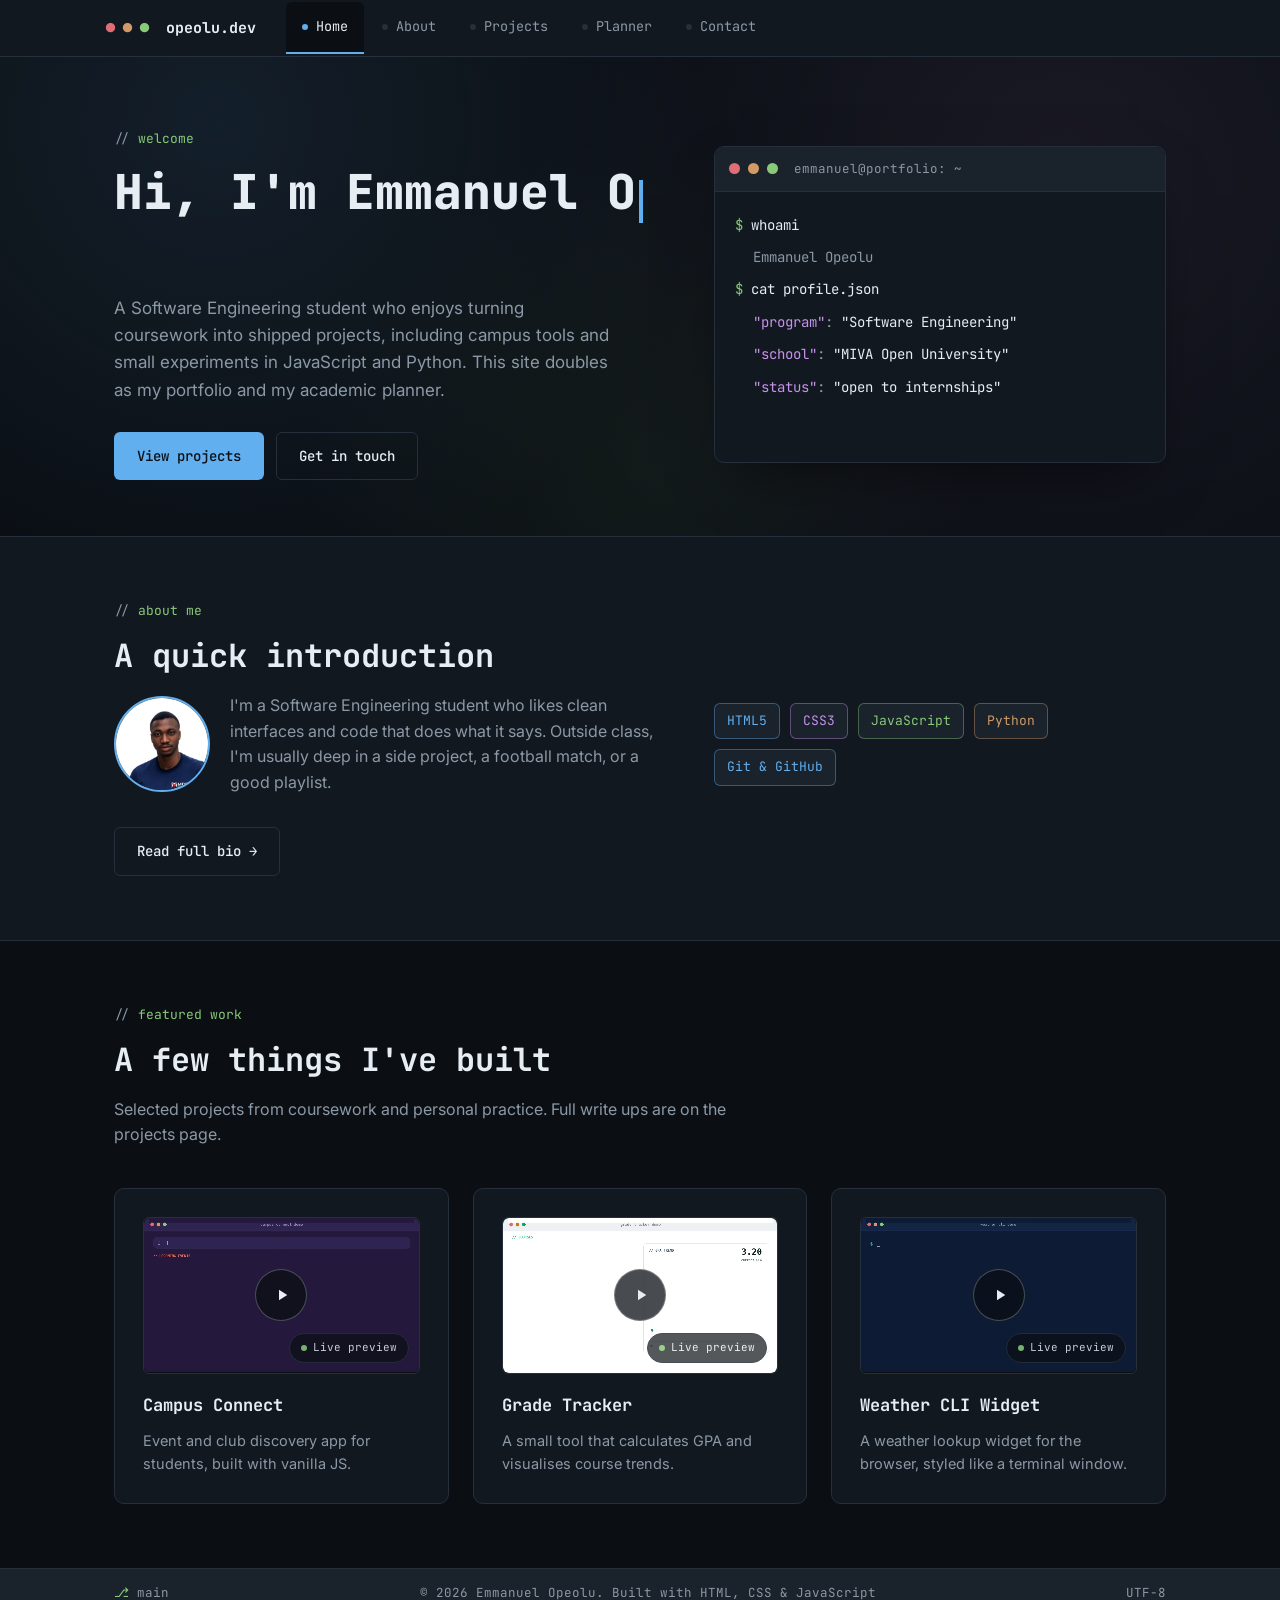
<file: index.html>
<!DOCTYPE html>
<html lang="en">
<head>
<meta charset="UTF-8">
<meta name="viewport" content="width=device-width, initial-scale=1.0">
<title>Emmanuel Opeolu | Software Engineering Student</title>
<meta name="description" content="Portfolio and academic management site for Emmanuel Opeolu, Software Engineering student.">
<link rel="stylesheet" href="css/style.css">
</head>
<body>

<header class="site-header">
  <nav class="tab-bar" aria-label="Primary navigation">
    <div class="brand"><span class="dot-red">●</span><span class="dot-yellow">●</span><span class="dot-green">●</span>&nbsp;opeolu.dev</div>
    <button class="nav-toggle" aria-label="Toggle menu" aria-expanded="false">☰ menu</button>
    <ul class="nav-tabs">
      <li><a href="index.html" class="active"><span class="tab-dot"></span>Home</a></li>
      <li><a href="about.html"><span class="tab-dot"></span>About</a></li>
      <li><a href="projects.html"><span class="tab-dot"></span>Projects</a></li>
      <li><a href="planner.html"><span class="tab-dot"></span>Planner</a></li>
      <li><a href="contact.html"><span class="tab-dot"></span>Contact</a></li>
    </ul>
  </nav>
</header>

<main>
  <section class="hero">
    <div class="parallax-bg" aria-hidden="true"></div>
    <div class="container hero-grid">
      <div class="reveal-up">
        <p class="eyebrow">welcome</p>
        <h1 id="heroTitle">Hi, I'm Emmanuel Opeolu.<br>I build things <span class="accent-fill">for the web.</span></h1>
        <p class="lead">A Software Engineering student who enjoys turning coursework into shipped projects, including campus tools and small experiments in JavaScript and Python. This site doubles as my portfolio and my academic planner.</p>
        <div class="hero-actions">
          <a href="projects.html" class="btn btn-primary">View projects</a>
          <a href="contact.html" class="btn btn-ghost">Get in touch</a>
        </div>
      </div>

      <div class="terminal reveal-up delay-1">
        <div class="terminal-bar">
          <span class="dot red"></span><span class="dot yellow"></span><span class="dot green"></span>
          <span class="terminal-title">emmanuel@portfolio: ~</span>
        </div>
        <div class="terminal-body">
          <div class="line reveal"><span class="prompt">$</span> <span class="cmd">whoami</span></div>
          <div class="line reveal out">Emmanuel Opeolu</div>
          <div class="line reveal"><span class="prompt">$</span> <span class="cmd">cat profile.json</span></div>
          <div class="line reveal out"><span class="key">"program"</span>: <span class="val">"Software Engineering"</span></div>
          <div class="line reveal out"><span class="key">"school"</span>: <span class="val">"MIVA Open University"</span></div>
          <div class="line reveal out"><span class="key">"status"</span>: <span class="val">"open to internships"</span></div>
          <div class="line reveal"><span class="prompt">$</span> <span class="cursor"></span></div>
        </div>
      </div>
    </div>
  </section>

  <section class="alt">
    <div class="container reveal-up">
      <p class="section-label">about me</p>
      <h2 class="section-title">A quick introduction</h2>
      <div class="hero-grid" style="align-items:center;">
        <div style="display:flex; gap:20px; align-items:center;">
          <div class="avatar-frame">
            <img src="images/profile-photo.jpg" alt="Photo of Emmanuel Opeolu">
          </div>
          <div>
            <p style="color:var(--text-dim); max-width:44ch;">I'm a Software Engineering student who likes clean interfaces and code that does what it says. Outside class, I'm usually deep in a side project, a football match, or a good playlist.</p>
          </div>
        </div>
        <div class="chip-row">
          <span class="chip blue">HTML5</span>
          <span class="chip purple">CSS3</span>
          <span class="chip green">JavaScript</span>
          <span class="chip amber">Python</span>
          <span class="chip blue">Git &amp; GitHub</span>
        </div>
      </div>
      <div style="margin-top:32px;">
        <a href="about.html" class="btn btn-ghost">Read full bio →</a>
      </div>
    </div>
  </section>

  <section>
    <div class="container">
      <div class="reveal-up">
        <p class="section-label">featured work</p>
        <h2 class="section-title">A few things I've built</h2>
        <p class="section-intro">Selected projects from coursework and personal practice. Full write ups are on the projects page.</p>
      </div>
      <div class="grid grid-3">
        <div class="card reveal-up accent-coral">
          <div class="media-wrap">
            <video class="project-media" autoplay muted loop playsinline preload="auto" poster="images/campus-connect-poster.jpg" aria-label="Preview of the Campus Connect app">
              <source src="images/campus-connect-demo.webm" type="video/webm">
            <source src="images/campus-connect-demo.mp4" type="video/mp4">
            </video>
            <button type="button" class="preview-play-btn" aria-label="Play preview">
              <svg viewBox="0 0 24 24" width="18" height="18" fill="currentColor"><path d="M8 5v14l11-7z"/></svg>
            </button>
            <span class="preview-hint">Live preview</span>
          </div>
          <h3>Campus Connect</h3>
          <p>Event and club discovery app for students, built with vanilla JS.</p>
        </div>
        <div class="card reveal-up delay-1 accent-emerald">
          <div class="media-wrap">
            <video class="project-media" autoplay muted loop playsinline preload="auto" poster="images/grade-tracker-poster.jpg" aria-label="Preview of the Grade Tracker app">
              <source src="images/grade-tracker-demo.webm" type="video/webm">
            <source src="images/grade-tracker-demo.mp4" type="video/mp4">
            </video>
            <button type="button" class="preview-play-btn" aria-label="Play preview">
              <svg viewBox="0 0 24 24" width="18" height="18" fill="currentColor"><path d="M8 5v14l11-7z"/></svg>
            </button>
            <span class="preview-hint">Live preview</span>
          </div>
          <h3>Grade Tracker</h3>
          <p>A small tool that calculates GPA and visualises course trends.</p>
        </div>
        <div class="card reveal-up delay-2 accent-sky">
          <div class="media-wrap">
            <video class="project-media" autoplay muted loop playsinline preload="auto" poster="images/weather-cli-poster.jpg" aria-label="Preview of the Weather CLI widget">
              <source src="images/weather-cli-demo.webm" type="video/webm">
            <source src="images/weather-cli-demo.mp4" type="video/mp4">
            </video>
            <button type="button" class="preview-play-btn" aria-label="Play preview">
              <svg viewBox="0 0 24 24" width="18" height="18" fill="currentColor"><path d="M8 5v14l11-7z"/></svg>
            </button>
            <span class="preview-hint">Live preview</span>
          </div>
          <h3>Weather CLI Widget</h3>
          <p>A weather lookup widget for the browser, styled like a terminal window.</p>
        </div>
      </div>
    </div>
  </section>
</main>

<footer class="site-footer">
  <div class="container status-bar">
    <span class="branch">main</span>
    <span>© 2026 Emmanuel Opeolu. Built with HTML, CSS &amp; JavaScript</span>
    <span>UTF-8</span>
  </div>
</footer>

<script src="js/main.js"></script>
</body>
</html>
</file>
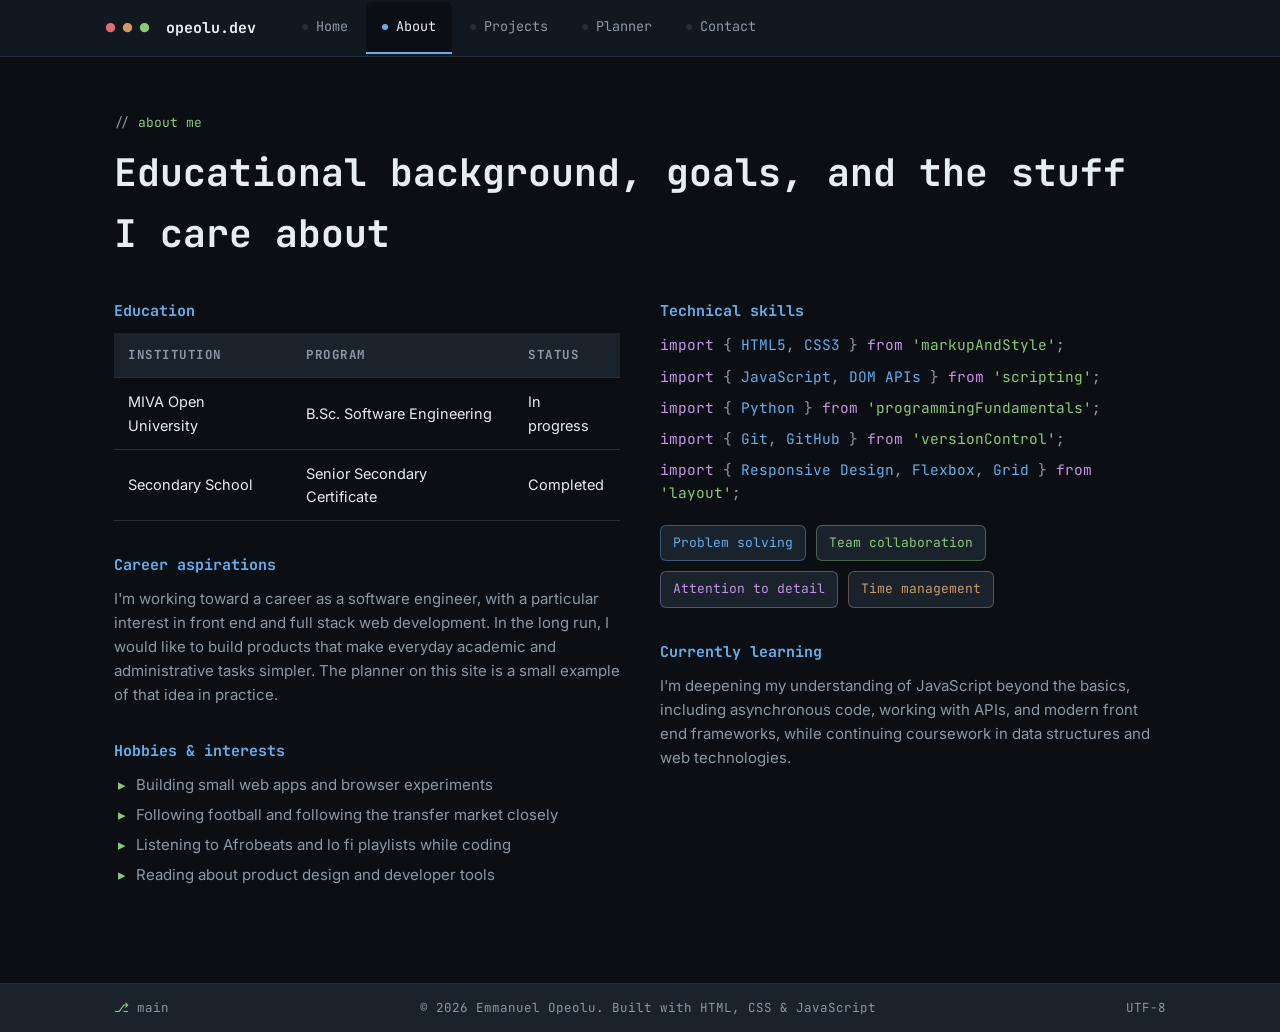
<file: about.html>
<!DOCTYPE html>
<html lang="en">
<head>
<meta charset="UTF-8">
<meta name="viewport" content="width=device-width, initial-scale=1.0">
<title>About Me | Emmanuel Opeolu</title>
<meta name="description" content="Educational background, aspirations, skills and interests of Emmanuel Opeolu.">
<link rel="stylesheet" href="css/style.css">
</head>
<body>

<header class="site-header">
  <nav class="tab-bar" aria-label="Primary navigation">
    <div class="brand"><span class="dot-red">●</span><span class="dot-yellow">●</span><span class="dot-green">●</span>&nbsp;opeolu.dev</div>
    <button class="nav-toggle" aria-label="Toggle menu" aria-expanded="false">☰ menu</button>
    <ul class="nav-tabs">
      <li><a href="index.html"><span class="tab-dot"></span>Home</a></li>
      <li><a href="about.html" class="active"><span class="tab-dot"></span>About</a></li>
      <li><a href="projects.html"><span class="tab-dot"></span>Projects</a></li>
      <li><a href="planner.html"><span class="tab-dot"></span>Planner</a></li>
      <li><a href="contact.html"><span class="tab-dot"></span>Contact</a></li>
    </ul>
  </nav>
</header>

<main>
  <section style="padding-top:56px; padding-bottom:24px;">
    <div class="container reveal-up">
      <p class="section-label">about me</p>
      <h1 class="section-title" style="font-size:clamp(28px,4vw,38px);">Educational background, goals, and the stuff I care about</h1>
    </div>
  </section>

  <section style="padding-top:0;">
    <div class="container two-col">
      <div class="reveal-up">
        <div class="info-block">
          <h3>Education</h3>
          <table>
            <thead>
              <tr><th>Institution</th><th>Program</th><th>Status</th></tr>
            </thead>
            <tbody>
              <tr><td>MIVA Open University</td><td>B.Sc. Software Engineering</td><td>In progress</td></tr>
              <tr><td>Secondary School</td><td>Senior Secondary Certificate</td><td>Completed</td></tr>
            </tbody>
          </table>
        </div>

        <div class="info-block">
          <h3>Career aspirations</h3>
          <p>I'm working toward a career as a software engineer, with a particular interest in front end and full stack web development. In the long run, I would like to build products that make everyday academic and administrative tasks simpler. The planner on this site is a small example of that idea in practice.</p>
        </div>

        <div class="info-block">
          <h3>Hobbies &amp; interests</h3>
          <ul>
            <li>Building small web apps and browser experiments</li>
            <li>Following football and following the transfer market closely</li>
            <li>Listening to Afrobeats and lo fi playlists while coding</li>
            <li>Reading about product design and developer tools</li>
          </ul>
        </div>
      </div>

      <div class="reveal-up delay-1">
        <div class="info-block">
          <h3>Technical skills</h3>
          <div class="import-line"><span class="kw">import</span> { <span class="mod">HTML5</span>, <span class="mod">CSS3</span> } <span class="kw">from</span> <span class="str">'markupAndStyle'</span>;</div>
          <div class="import-line"><span class="kw">import</span> { <span class="mod">JavaScript</span>, <span class="mod">DOM APIs</span> } <span class="kw">from</span> <span class="str">'scripting'</span>;</div>
          <div class="import-line"><span class="kw">import</span> { <span class="mod">Python</span> } <span class="kw">from</span> <span class="str">'programmingFundamentals'</span>;</div>
          <div class="import-line"><span class="kw">import</span> { <span class="mod">Git</span>, <span class="mod">GitHub</span> } <span class="kw">from</span> <span class="str">'versionControl'</span>;</div>
          <div class="import-line"><span class="kw">import</span> { <span class="mod">Responsive Design</span>, <span class="mod">Flexbox</span>, <span class="mod">Grid</span> } <span class="kw">from</span> <span class="str">'layout'</span>;</div>

          <div class="chip-row" style="margin-top:20px;">
            <span class="chip blue">Problem solving</span>
            <span class="chip green">Team collaboration</span>
            <span class="chip purple">Attention to detail</span>
            <span class="chip amber">Time management</span>
          </div>
        </div>

        <div class="info-block">
          <h3>Currently learning</h3>
          <p>I'm deepening my understanding of JavaScript beyond the basics, including asynchronous code, working with APIs, and modern front end frameworks, while continuing coursework in data structures and web technologies.</p>
        </div>
      </div>
    </div>
  </section>
</main>

<footer class="site-footer">
  <div class="container status-bar">
    <span class="branch">main</span>
    <span>© 2026 Emmanuel Opeolu. Built with HTML, CSS &amp; JavaScript</span>
    <span>UTF-8</span>
  </div>
</footer>

<script src="js/main.js"></script>
</body>
</html>
</file>
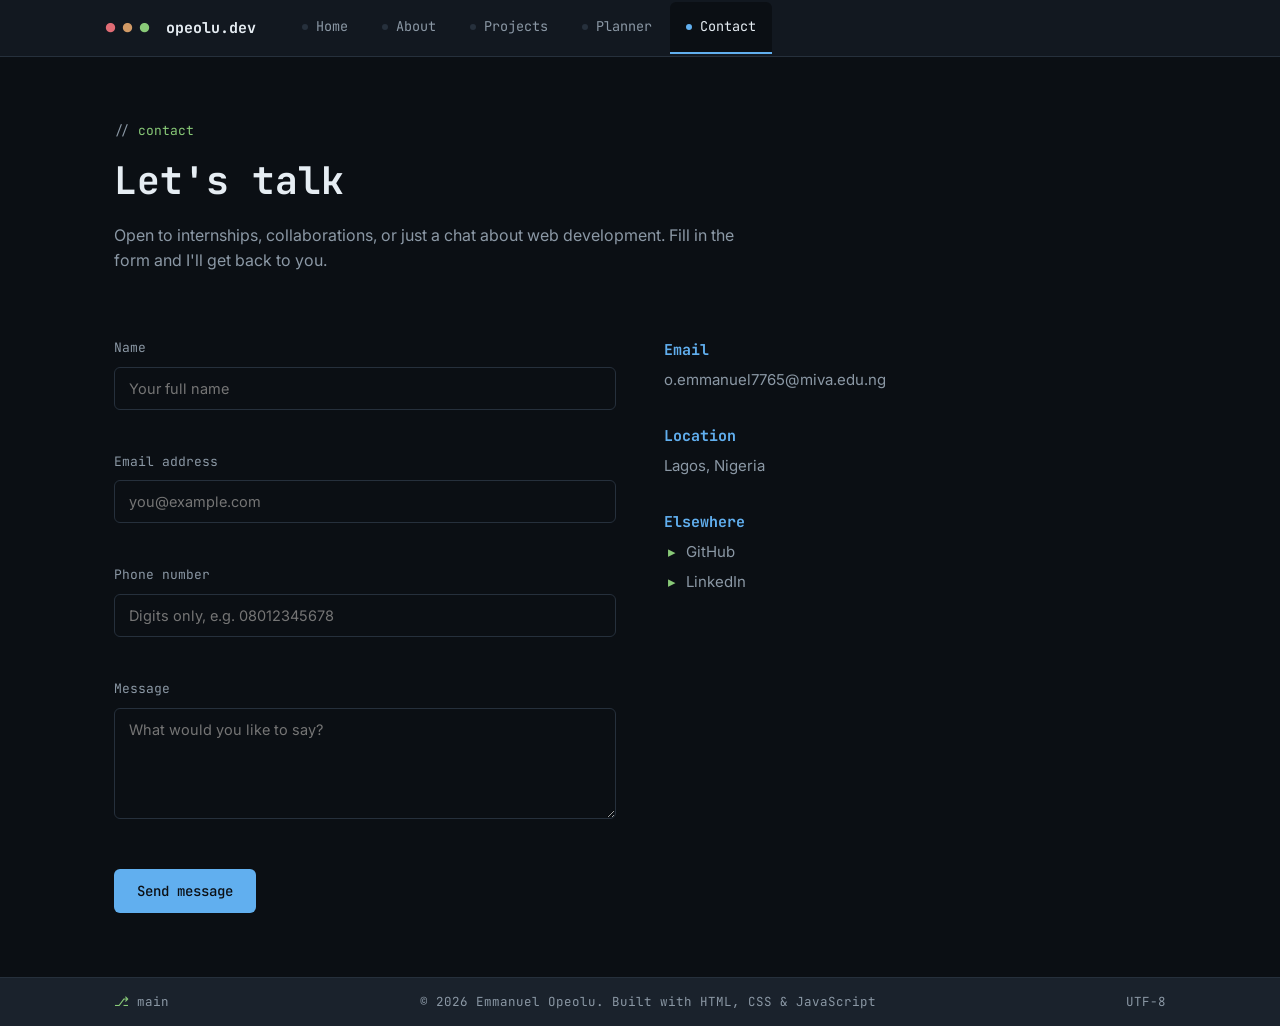
<file: contact.html>
<!DOCTYPE html>
<html lang="en">
<head>
<meta charset="UTF-8">
<meta name="viewport" content="width=device-width, initial-scale=1.0">
<title>Contact | Emmanuel Opeolu</title>
<meta name="description" content="Get in touch with Emmanuel Opeolu.">
<link rel="stylesheet" href="css/style.css">
</head>
<body>

<header class="site-header">
  <nav class="tab-bar" aria-label="Primary navigation">
    <div class="brand"><span class="dot-red">●</span><span class="dot-yellow">●</span><span class="dot-green">●</span>&nbsp;opeolu.dev</div>
    <button class="nav-toggle" aria-label="Toggle menu" aria-expanded="false">☰ menu</button>
    <ul class="nav-tabs">
      <li><a href="index.html"><span class="tab-dot"></span>Home</a></li>
      <li><a href="about.html"><span class="tab-dot"></span>About</a></li>
      <li><a href="projects.html"><span class="tab-dot"></span>Projects</a></li>
      <li><a href="planner.html"><span class="tab-dot"></span>Planner</a></li>
      <li><a href="contact.html" class="active"><span class="tab-dot"></span>Contact</a></li>
    </ul>
  </nav>
</header>

<main>
  <section style="padding-bottom:24px;">
    <div class="container reveal-up">
      <p class="section-label">contact</p>
      <h1 class="section-title" style="font-size:clamp(28px,4vw,38px);">Let's talk</h1>
      <p class="section-intro">Open to internships, collaborations, or just a chat about web development. Fill in the form and I'll get back to you.</p>
    </div>
  </section>

  <section style="padding-top:0;">
    <div class="container contact-wrap">
      <form id="contactForm" novalidate class="reveal-up">
        <div class="field">
          <label for="name">Name</label>
          <input type="text" id="name" name="name" placeholder="Your full name">
          <p class="error-msg" id="nameError"></p>
        </div>

        <div class="field">
          <label for="email">Email address</label>
          <input type="text" id="email" name="email" placeholder="you@example.com">
          <p class="error-msg" id="emailError"></p>
        </div>

        <div class="field">
          <label for="phone">Phone number</label>
          <input type="text" id="phone" name="phone" placeholder="Digits only, e.g. 08012345678">
          <p class="error-msg" id="phoneError"></p>
        </div>

        <div class="field">
          <label for="message">Message</label>
          <textarea id="message" name="message" rows="5" placeholder="What would you like to say?"></textarea>
          <p class="error-msg" id="messageError"></p>
        </div>

        <button type="button" id="sendMessageBtn" class="btn btn-primary">Send message</button>

        <div class="form-status" id="formStatus" role="status"></div>
      </form>

      <div class="contact-info reveal-up delay-1">
        <div class="info-block">
          <h3>Email</h3>
          <p>o.emmanuel7765@miva.edu.ng</p>
        </div>
        <div class="info-block">
          <h3>Location</h3>
          <p>Lagos, Nigeria</p>
        </div>
        <div class="info-block">
          <h3>Elsewhere</h3>
          <ul>
            <li><a href="https://github.com/emmanuel-opeolu" target="_blank" rel="noopener">GitHub</a></li>
            <li><a href="https://www.linkedin.com/in/emmanuel-opeolu" target="_blank" rel="noopener">LinkedIn</a></li>
          </ul>
        </div>
      </div>
    </div>
  </section>
</main>

<footer class="site-footer">
  <div class="container status-bar">
    <span class="branch">main</span>
    <span>© 2026 Emmanuel Opeolu. Built with HTML, CSS &amp; JavaScript</span>
    <span>UTF-8</span>
  </div>
</footer>

<script src="js/main.js"></script>
<script src="js/contact.js"></script>
</body>
</html>
</file>
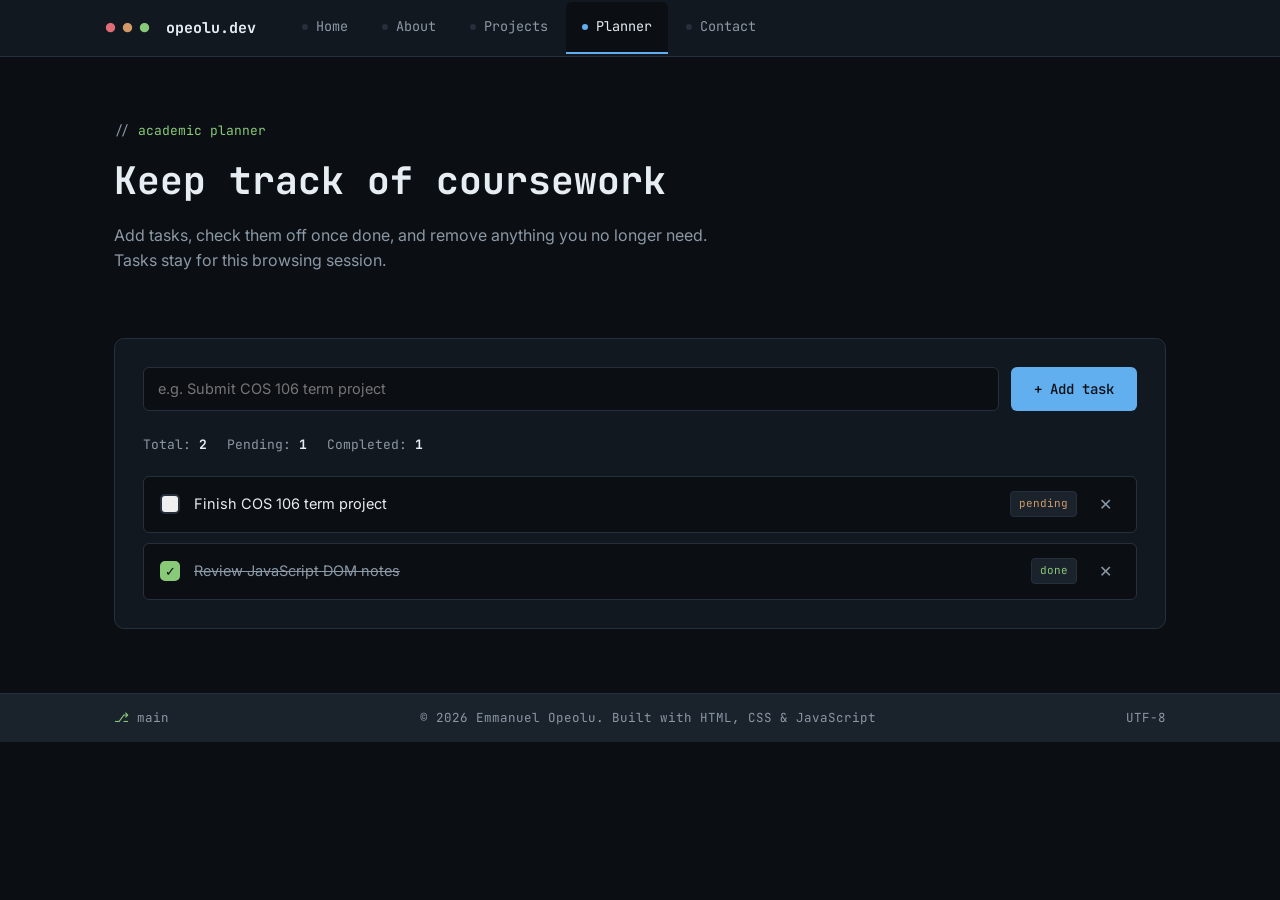
<file: planner.html>
<!DOCTYPE html>
<html lang="en">
<head>
<meta charset="UTF-8">
<meta name="viewport" content="width=device-width, initial-scale=1.0">
<title>Academic Planner | Emmanuel Opeolu</title>
<meta name="description" content="Interactive academic task planner for Emmanuel Opeolu.">
<link rel="stylesheet" href="css/style.css">
</head>
<body>

<header class="site-header">
  <nav class="tab-bar" aria-label="Primary navigation">
    <div class="brand"><span class="dot-red">●</span><span class="dot-yellow">●</span><span class="dot-green">●</span>&nbsp;opeolu.dev</div>
    <button class="nav-toggle" aria-label="Toggle menu" aria-expanded="false">☰ menu</button>
    <ul class="nav-tabs">
      <li><a href="index.html"><span class="tab-dot"></span>Home</a></li>
      <li><a href="about.html"><span class="tab-dot"></span>About</a></li>
      <li><a href="projects.html"><span class="tab-dot"></span>Projects</a></li>
      <li><a href="planner.html" class="active"><span class="tab-dot"></span>Planner</a></li>
      <li><a href="contact.html"><span class="tab-dot"></span>Contact</a></li>
    </ul>
  </nav>
</header>

<main>
  <section style="padding-bottom:24px;">
    <div class="container reveal-up">
      <p class="section-label">academic planner</p>
      <h1 class="section-title" style="font-size:clamp(28px,4vw,38px);">Keep track of coursework</h1>
      <p class="section-intro">Add tasks, check them off once done, and remove anything you no longer need. Tasks stay for this browsing session.</p>
    </div>
  </section>

  <section style="padding-top:0;">
    <div class="container reveal-up">
      <div class="planner-panel">
        <form class="planner-form" id="taskForm">
          <label for="taskInput" style="position:absolute; width:1px; height:1px; overflow:hidden; clip:rect(0,0,0,0);">Task description</label>
          <input type="text" id="taskInput" placeholder="e.g. Submit COS 106 term project" maxlength="120">
          <button type="button" id="addTaskBtn" class="btn btn-primary">+ Add task</button>
        </form>

        <div class="planner-stats" id="plannerStats">
          <span>Total: <b id="statTotal">0</b></span>
          <span>Pending: <b id="statPending">0</b></span>
          <span>Completed: <b id="statDone">0</b></span>
        </div>

        <div id="taskList"></div>
        <p class="empty-state" id="emptyState">// no tasks yet, add your first one above</p>
      </div>
    </div>
  </section>
</main>

<footer class="site-footer">
  <div class="container status-bar">
    <span class="branch">main</span>
    <span>© 2026 Emmanuel Opeolu. Built with HTML, CSS &amp; JavaScript</span>
    <span>UTF-8</span>
  </div>
</footer>

<script src="js/main.js"></script>
<script src="js/planner.js"></script>
</body>
</html>
</file>
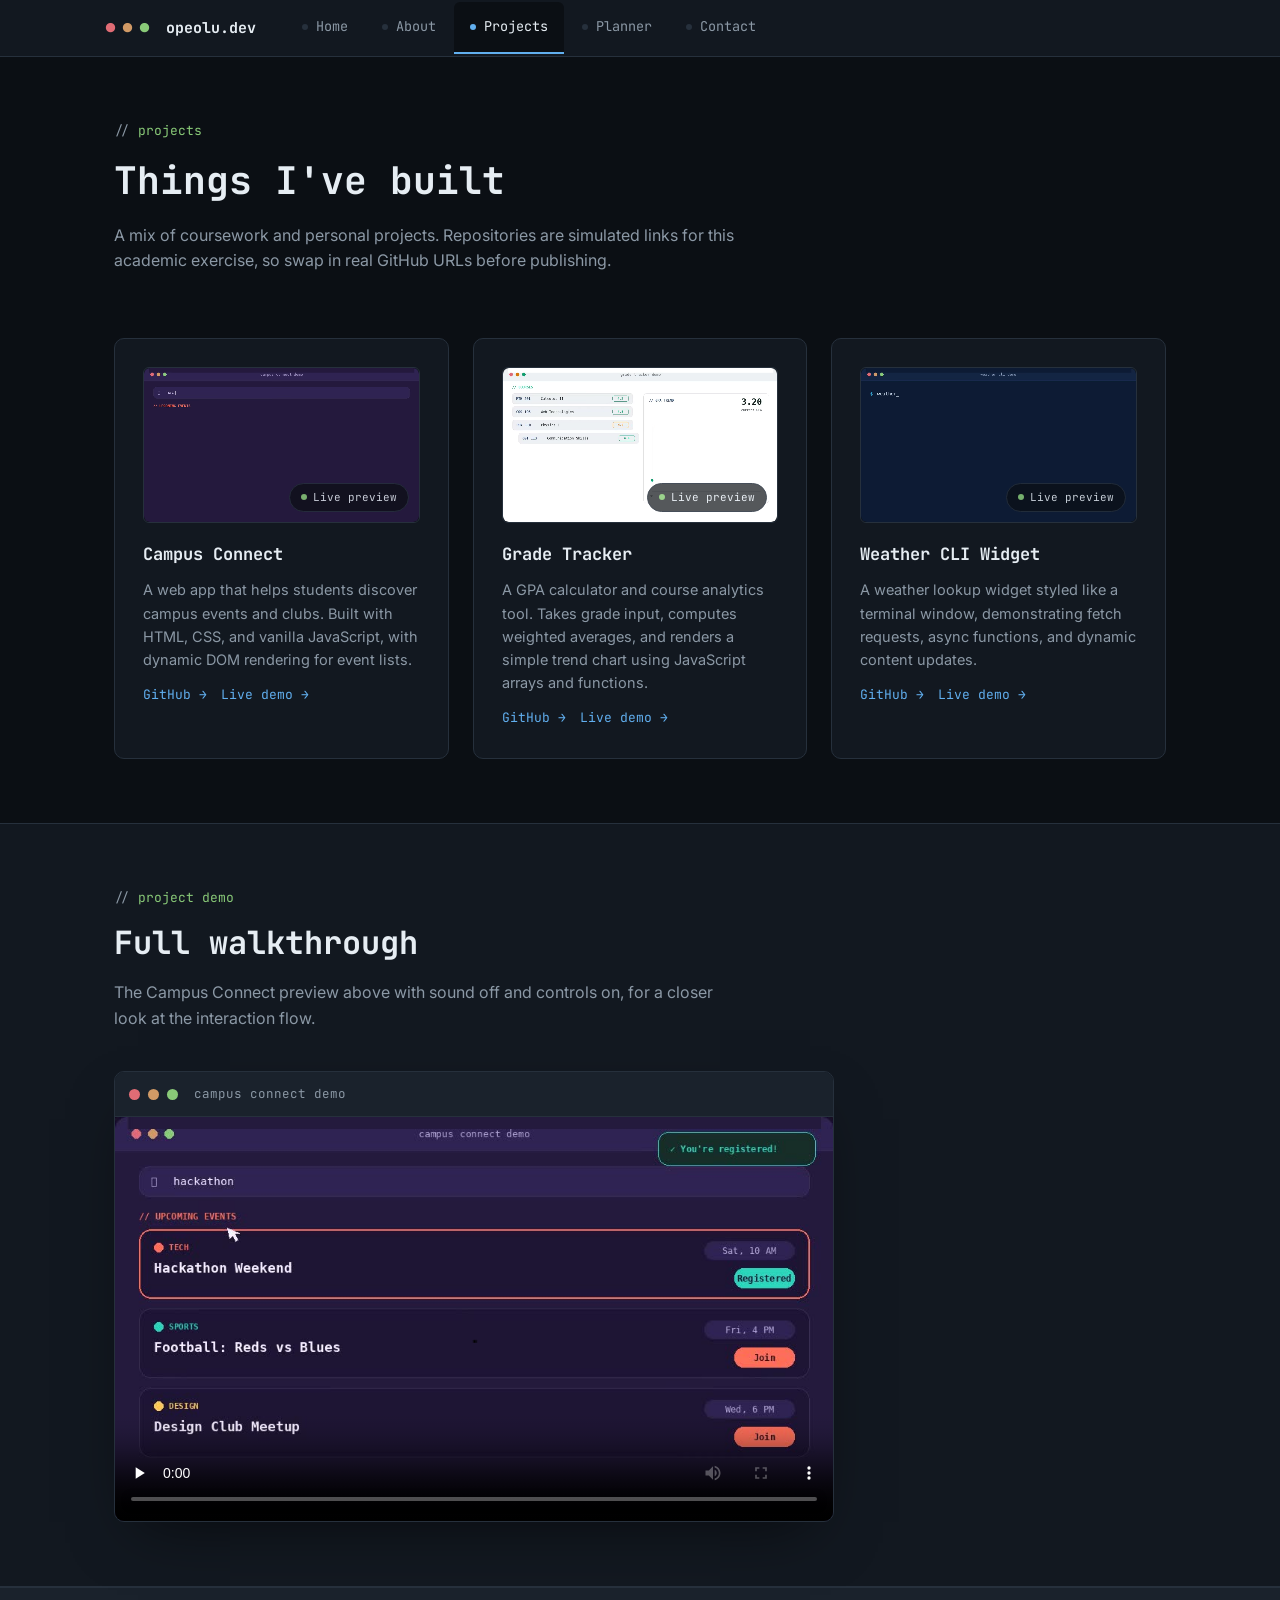
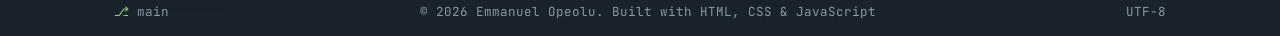
<file: projects.html>
<!DOCTYPE html>
<html lang="en">
<head>
<meta charset="UTF-8">
<meta name="viewport" content="width=device-width, initial-scale=1.0">
<title>Projects | Emmanuel Opeolu</title>
<meta name="description" content="Selected projects by Emmanuel Opeolu, Software Engineering student.">
<link rel="stylesheet" href="css/style.css">
</head>
<body>

<header class="site-header">
  <nav class="tab-bar" aria-label="Primary navigation">
    <div class="brand"><span class="dot-red">●</span><span class="dot-yellow">●</span><span class="dot-green">●</span>&nbsp;opeolu.dev</div>
    <button class="nav-toggle" aria-label="Toggle menu" aria-expanded="false">☰ menu</button>
    <ul class="nav-tabs">
      <li><a href="index.html"><span class="tab-dot"></span>Home</a></li>
      <li><a href="about.html"><span class="tab-dot"></span>About</a></li>
      <li><a href="projects.html" class="active"><span class="tab-dot"></span>Projects</a></li>
      <li><a href="planner.html"><span class="tab-dot"></span>Planner</a></li>
      <li><a href="contact.html"><span class="tab-dot"></span>Contact</a></li>
    </ul>
  </nav>
</header>

<main>
  <section style="padding-bottom:24px;">
    <div class="container reveal-up">
      <p class="section-label">projects</p>
      <h1 class="section-title" style="font-size:clamp(28px,4vw,38px);">Things I've built</h1>
      <p class="section-intro">A mix of coursework and personal projects. Repositories are simulated links for this academic exercise, so swap in real GitHub URLs before publishing.</p>
    </div>
  </section>

  <section style="padding-top:0;">
    <div class="container grid grid-3">
      <article class="card reveal-up accent-coral">
        <div class="media-wrap">
          <video class="project-media" autoplay muted loop playsinline preload="auto" poster="images/campus-connect-poster.jpg" aria-label="Preview of the Campus Connect app interface">
            <source src="images/campus-connect-demo.webm" type="video/webm">
            <source src="images/campus-connect-demo.mp4" type="video/mp4">
          </video>
          <button type="button" class="preview-play-btn" aria-label="Play preview">
              <svg viewBox="0 0 24 24" width="18" height="18" fill="currentColor"><path d="M8 5v14l11-7z"/></svg>
            </button>
            <span class="preview-hint">Live preview</span>
        </div>
        <h3>Campus Connect</h3>
        <p>A web app that helps students discover campus events and clubs. Built with HTML, CSS, and vanilla JavaScript, with dynamic DOM rendering for event lists.</p>
        <div class="project-links">
          <a href="https://github.com/emmanuel-opeolu/campus-connect" target="_blank" rel="noopener">GitHub →</a>
          <a href="#" target="_blank" rel="noopener">Live demo →</a>
        </div>
      </article>

      <article class="card reveal-up delay-1 accent-emerald">
        <div class="media-wrap">
          <video class="project-media" autoplay muted loop playsinline preload="auto" poster="images/grade-tracker-poster.jpg" aria-label="Preview of the Grade Tracker charts">
            <source src="images/grade-tracker-demo.webm" type="video/webm">
            <source src="images/grade-tracker-demo.mp4" type="video/mp4">
          </video>
          <button type="button" class="preview-play-btn" aria-label="Play preview">
              <svg viewBox="0 0 24 24" width="18" height="18" fill="currentColor"><path d="M8 5v14l11-7z"/></svg>
            </button>
            <span class="preview-hint">Live preview</span>
        </div>
        <h3>Grade Tracker</h3>
        <p>A GPA calculator and course analytics tool. Takes grade input, computes weighted averages, and renders a simple trend chart using JavaScript arrays and functions.</p>
        <div class="project-links">
          <a href="https://github.com/emmanuel-opeolu/grade-tracker" target="_blank" rel="noopener">GitHub →</a>
          <a href="#" target="_blank" rel="noopener">Live demo →</a>
        </div>
      </article>

      <article class="card reveal-up delay-2 accent-sky">
        <div class="media-wrap">
          <video class="project-media" autoplay muted loop playsinline preload="auto" poster="images/weather-cli-poster.jpg" aria-label="Preview of the Weather CLI widget">
            <source src="images/weather-cli-demo.webm" type="video/webm">
            <source src="images/weather-cli-demo.mp4" type="video/mp4">
          </video>
          <button type="button" class="preview-play-btn" aria-label="Play preview">
              <svg viewBox="0 0 24 24" width="18" height="18" fill="currentColor"><path d="M8 5v14l11-7z"/></svg>
            </button>
            <span class="preview-hint">Live preview</span>
        </div>
        <h3>Weather CLI Widget</h3>
        <p>A weather lookup widget styled like a terminal window, demonstrating fetch requests, async functions, and dynamic content updates.</p>
        <div class="project-links">
          <a href="https://github.com/emmanuel-opeolu/weather-cli-widget" target="_blank" rel="noopener">GitHub →</a>
          <a href="#" target="_blank" rel="noopener">Live demo →</a>
        </div>
      </article>
    </div>
  </section>

  <section class="alt">
    <div class="container reveal-up">
      <p class="section-label">project demo</p>
      <h2 class="section-title">Full walkthrough</h2>
      <p class="section-intro">The Campus Connect preview above with sound off and controls on, for a closer look at the interaction flow.</p>
      <div class="terminal" style="max-width:720px;">
        <div class="terminal-bar">
          <span class="dot red"></span><span class="dot yellow"></span><span class="dot green"></span>
          <span class="terminal-title">campus connect demo</span>
        </div>
        <video class="demo-video" controls preload="none" poster="images/campus-connect-poster.jpg">
          <source src="images/campus-connect-demo.webm" type="video/webm">
            <source src="images/campus-connect-demo.mp4" type="video/mp4">
          Your browser does not support the video tag.
        </video>
      </div>
    </div>
  </section>
</main>

<footer class="site-footer">
  <div class="container status-bar">
    <span class="branch">main</span>
    <span>© 2026 Emmanuel Opeolu. Built with HTML, CSS &amp; JavaScript</span>
    <span>UTF-8</span>
  </div>
</footer>

<script src="js/main.js"></script>
</body>
</html>
</file>
<file: css/style.css>
/* ============================================
   Emmanuel Opeolu — Portfolio
   Design system: dark code-editor aesthetic
   ============================================ */

@import url('https://fonts.googleapis.com/css2?family=JetBrains+Mono:wght@400;500;700;800&family=Inter:wght@400;500;600;700&display=swap');

:root {
  --bg: #0B0F14;
  --surface: #121820;
  --surface-2: #1A222C;
  --border: #26303C;
  --text: #E6EDF3;
  --text-dim: #8B98A5;

  --accent: #61AFEF;      /* function blue - primary */
  --accent-2: #89CA78;    /* string green - success/complete */
  --accent-3: #C792EA;    /* keyword purple - tags */
  --accent-warn: #D19A66; /* amber - pending/warning */

  --font-mono: 'JetBrains Mono', 'SFMono-Regular', Consolas, monospace;
  --font-body: 'Inter', -apple-system, BlinkMacSystemFont, sans-serif;

  --radius: 10px;
  --radius-sm: 6px;
  --max-width: 1100px;
}

* { box-sizing: border-box; margin: 0; padding: 0; }

html { scroll-behavior: smooth; }

body {
  background: var(--bg);
  color: var(--text);
  font-family: var(--font-body);
  line-height: 1.6;
  -webkit-font-smoothing: antialiased;
}

img { max-width: 100%; display: block; }

a { color: inherit; text-decoration: none; }

ul { list-style: none; }

.container {
  max-width: var(--max-width);
  margin: 0 auto;
  padding: 0 24px;
}

/* ============================================
   Scroll reveal (applies across every page)
   ============================================ */

.reveal-up {
  opacity: 0;
  transform: translateY(28px);
  transition: opacity 0.7s ease, transform 0.7s ease;
}

.reveal-up.in-view {
  opacity: 1;
  transform: translateY(0);
}

.reveal-up.delay-1 { transition-delay: 0.08s; }
.reveal-up.delay-2 { transition-delay: 0.16s; }
.reveal-up.delay-3 { transition-delay: 0.24s; }
.reveal-up.delay-4 { transition-delay: 0.32s; }

@media (prefers-reduced-motion: reduce) {
  .reveal-up {
    opacity: 1;
    transform: none;
    transition: none;
  }
}

/* Parallax background layer, sits behind the hero */
.parallax-bg {
  position: absolute;
  inset: -10% -5%;
  z-index: -1;
  background-image:
    radial-gradient(circle at 20% 20%, rgba(97,175,239,0.10), transparent 40%),
    radial-gradient(circle at 80% 30%, rgba(199,146,234,0.08), transparent 45%),
    radial-gradient(circle at 50% 80%, rgba(137,202,120,0.06), transparent 40%);
  pointer-events: none;
  will-change: transform;
}

.hero { position: relative; overflow: hidden; }

/* Reduced motion */
@media (prefers-reduced-motion: reduce) {
  *, *::before, *::after {
    animation-duration: 0.001ms !important;
    animation-iteration-count: 1 !important;
    transition-duration: 0.001ms !important;
    scroll-behavior: auto !important;
  }
}

/* Focus visibility */
a:focus-visible,
button:focus-visible,
input:focus-visible,
textarea:focus-visible {
  outline: 2px solid var(--accent);
  outline-offset: 2px;
  border-radius: 4px;
}

/* ============================================
   Tab-bar navigation (code-editor signature)
   ============================================ */

.site-header {
  position: sticky;
  top: 0;
  z-index: 100;
  background: var(--surface);
  border-bottom: 1px solid var(--border);
}

.tab-bar {
  display: flex;
  align-items: center;
  gap: 2px;
  max-width: var(--max-width);
  margin: 0 auto;
  padding: 0 16px;
  overflow-x: auto;
}

.brand {
  display: flex;
  align-items: center;
  gap: 8px;
  font-family: var(--font-mono);
  font-weight: 700;
  font-size: 15px;
  color: var(--text);
  padding: 16px 16px 16px 0;
  white-space: nowrap;
}

.brand .dot-red { color: #E06C75; }
.brand .dot-yellow { color: var(--accent-warn); }
.brand .dot-green { color: var(--accent-2); }

.nav-toggle {
  display: none;
  background: none;
  border: 1px solid var(--border);
  color: var(--text);
  border-radius: var(--radius-sm);
  padding: 8px 10px;
  font-family: var(--font-mono);
  margin-left: auto;
  cursor: pointer;
}

.nav-tabs {
  display: flex;
  gap: 2px;
  margin-left: 12px;
}

.nav-tabs a {
  display: flex;
  align-items: center;
  gap: 8px;
  font-family: var(--font-mono);
  font-size: 13.5px;
  color: var(--text-dim);
  padding: 14px 16px;
  border-bottom: 2px solid transparent;
  border-radius: var(--radius-sm) var(--radius-sm) 0 0;
  white-space: nowrap;
  transition: color 0.15s ease, background 0.15s ease, border-color 0.15s ease;
}

.nav-tabs a .tab-dot {
  width: 6px;
  height: 6px;
  border-radius: 50%;
  background: var(--border);
  transition: background 0.15s ease;
}

.nav-tabs a:hover {
  color: var(--text);
  background: var(--surface-2);
}

.nav-tabs a.active {
  color: var(--text);
  border-bottom-color: var(--accent);
  background: var(--bg);
}

.nav-tabs a.active .tab-dot {
  background: var(--accent);
}

/* ============================================
   Buttons
   ============================================ */

.btn {
  display: inline-flex;
  align-items: center;
  gap: 8px;
  font-family: var(--font-mono);
  font-size: 14px;
  font-weight: 500;
  padding: 12px 22px;
  border-radius: var(--radius-sm);
  border: 1px solid transparent;
  cursor: pointer;
  transition: transform 0.15s ease, box-shadow 0.15s ease, background 0.15s ease, border-color 0.15s ease;
}

.btn:hover { transform: translateY(-2px); }

.btn-primary {
  background: var(--accent);
  color: #0B0F14;
}
.btn-primary:hover { box-shadow: 0 8px 24px -8px rgba(97,175,239,0.6); }

.btn-ghost {
  background: transparent;
  border-color: var(--border);
  color: var(--text);
}
.btn-ghost:hover { border-color: var(--accent); color: var(--accent); }

/* ============================================
   Hero terminal (signature element)
   ============================================ */

.hero {
  padding: 72px 0 56px;
}

.hero-grid {
  display: grid;
  grid-template-columns: 1.1fr 0.9fr;
  gap: 48px;
  align-items: center;
}

.eyebrow {
  font-family: var(--font-mono);
  font-size: 13px;
  color: var(--accent-2);
  margin-bottom: 14px;
}

.eyebrow::before { content: "// "; color: var(--text-dim); }

.hero h1 {
  font-family: var(--font-mono);
  font-size: clamp(32px, 5vw, 48px);
  font-weight: 800;
  line-height: 1.15;
  margin-bottom: 16px;
  min-height: 2.4em;
}

.hero h1 .accent-fill { color: var(--accent); }

.hero h1 .type-cursor {
  display: inline-block;
  width: 0.09em;
  height: 0.9em;
  background: var(--accent);
  margin-left: 3px;
  vertical-align: text-bottom;
  animation: blink 1s steps(1) infinite;
}

@media (prefers-reduced-motion: reduce) {
  .hero h1 .type-cursor { display: none; }
}

.hero p.lead {
  color: var(--text-dim);
  font-size: 17px;
  max-width: 46ch;
  margin-bottom: 28px;
}

.hero-actions { display: flex; gap: 12px; flex-wrap: wrap; }

.terminal {
  background: var(--surface);
  border: 1px solid var(--border);
  border-radius: var(--radius);
  overflow: hidden;
  box-shadow: 0 24px 60px -24px rgba(0,0,0,0.6);
}

.terminal-bar {
  display: flex;
  align-items: center;
  gap: 8px;
  padding: 12px 14px;
  background: var(--surface-2);
  border-bottom: 1px solid var(--border);
}

.terminal-bar .dot { width: 11px; height: 11px; border-radius: 50%; }
.terminal-bar .dot.red { background: #E06C75; }
.terminal-bar .dot.yellow { background: var(--accent-warn); }
.terminal-bar .dot.green { background: var(--accent-2); }

.terminal-bar .terminal-title {
  margin-left: 8px;
  font-family: var(--font-mono);
  font-size: 12.5px;
  color: var(--text-dim);
}

.terminal-body {
  padding: 22px 20px;
  font-family: var(--font-mono);
  font-size: 14px;
  min-height: 220px;
}

.terminal-body .line { margin-bottom: 10px; }
.terminal-body .prompt { color: var(--accent-2); }
.terminal-body .cmd { color: var(--text); }
.terminal-body .out { color: var(--text-dim); padding-left: 18px; }
.terminal-body .key { color: var(--accent-3); }
.terminal-body .val { color: var(--text); }

.cursor {
  display: inline-block;
  width: 8px;
  height: 15px;
  background: var(--accent);
  margin-left: 4px;
  animation: blink 1s steps(1) infinite;
  vertical-align: text-bottom;
}

@keyframes blink { 50% { opacity: 0; } }

.avatar-frame {
  width: 96px;
  height: 96px;
  border-radius: 50%;
  overflow: hidden;
  border: 2px solid var(--accent);
  flex-shrink: 0;
}
.avatar-frame img { width: 100%; height: 100%; object-fit: cover; }

/* ============================================
   Section labels / layout helpers
   ============================================ */

section { padding: 64px 0; }
section.alt { background: var(--surface); border-top: 1px solid var(--border); border-bottom: 1px solid var(--border); }

.section-label {
  font-family: var(--font-mono);
  font-size: 13px;
  color: var(--accent-2);
  margin-bottom: 8px;
}
.section-label::before { content: "// "; color: var(--text-dim); }

.section-title {
  font-family: var(--font-mono);
  font-size: clamp(24px, 3.4vw, 32px);
  font-weight: 700;
  margin-bottom: 12px;
}

.section-intro {
  color: var(--text-dim);
  max-width: 62ch;
  margin-bottom: 40px;
}

/* Cards grid */
.grid {
  display: grid;
  gap: 24px;
}
.grid-3 { grid-template-columns: repeat(3, 1fr); }
.grid-2 { grid-template-columns: repeat(2, 1fr); }

.card {
  background: var(--surface);
  border: 1px solid var(--border);
  border-radius: var(--radius);
  padding: 28px;
  transition: transform 0.2s ease, border-color 0.2s ease;
}
.card:hover { transform: translateY(-4px); border-color: var(--accent); }

.card h3 {
  font-family: var(--font-mono);
  font-size: 17px;
  margin-bottom: 10px;
}
.card p { color: var(--text-dim); font-size: 14.5px; }

/* Tag chips (import-statement style) */
.chip-row { display: flex; flex-wrap: wrap; gap: 10px; }
.chip {
  font-family: var(--font-mono);
  font-size: 13px;
  padding: 7px 12px;
  border-radius: var(--radius-sm);
  background: var(--surface-2);
  border: 1px solid var(--border);
  color: var(--text);
}
.chip.blue { color: var(--accent); border-color: rgba(97,175,239,0.4); }
.chip.green { color: var(--accent-2); border-color: rgba(137,202,120,0.4); }
.chip.purple { color: var(--accent-3); border-color: rgba(199,146,234,0.4); }
.chip.amber { color: var(--accent-warn); border-color: rgba(209,154,102,0.4); }

/* Import-style skill lines */
.import-line {
  font-family: var(--font-mono);
  font-size: 14.5px;
  margin-bottom: 8px;
  color: var(--text-dim);
}
.import-line .kw { color: var(--accent-3); }
.import-line .mod { color: var(--accent); }
.import-line .str { color: var(--accent-2); }

/* Two-column layout */
.two-col {
  display: grid;
  grid-template-columns: 1fr 1fr;
  gap: 40px;
}

/* Bio / about blocks */
.info-block { margin-bottom: 32px; }
.info-block h3 {
  font-family: var(--font-mono);
  font-size: 15px;
  color: var(--accent);
  margin-bottom: 10px;
}
.info-block p, .info-block li { color: var(--text-dim); font-size: 15px; }
.info-block ul { padding-left: 4px; }
.info-block li { position: relative; padding-left: 18px; margin-bottom: 6px; }
.info-block li::before {
  content: "▸";
  color: var(--accent-2);
  position: absolute;
  left: 0;
}

/* Table (academic record) */
table {
  width: 100%;
  border-collapse: collapse;
  font-size: 14.5px;
  margin-top: 8px;
}
th, td {
  text-align: left;
  padding: 12px 14px;
  border-bottom: 1px solid var(--border);
}
th {
  font-family: var(--font-mono);
  font-size: 12.5px;
  text-transform: uppercase;
  letter-spacing: 0.04em;
  color: var(--text-dim);
  background: var(--surface-2);
}
td { color: var(--text); }

/* Project media */
.project-media {
  border-radius: var(--radius-sm);
  overflow: hidden;
  margin-bottom: 18px;
  border: 1px solid var(--border);
}

.media-wrap {
  position: relative;
  border-radius: var(--radius-sm);
  overflow: hidden;
  margin-bottom: 18px;
  border: 1px solid var(--border);
  background: var(--bg);
  transition: border-color 0.3s ease, box-shadow 0.3s ease;
}

.media-wrap video.project-media {
  width: 100%;
  aspect-ratio: 16 / 9;
  object-fit: cover;
  display: block;
  border: none;
  margin-bottom: 0;
  transition: transform 0.5s ease;
}

.media-wrap .preview-play-btn {
  position: absolute;
  top: 50%;
  left: 50%;
  transform: translate(-50%, -50%);
  width: 52px;
  height: 52px;
  border-radius: 50%;
  background: rgba(11, 15, 20, 0.75);
  border: 1px solid rgba(255, 255, 255, 0.25);
  color: var(--text);
  display: flex;
  align-items: center;
  justify-content: center;
  cursor: pointer;
  opacity: 1;
  transition: opacity 0.25s ease, transform 0.2s ease, background 0.2s ease;
  backdrop-filter: blur(2px);
  padding: 0;
}

.media-wrap .preview-play-btn svg { margin-left: 2px; }

.media-wrap .preview-play-btn:hover {
  background: rgba(11, 15, 20, 0.92);
  transform: translate(-50%, -50%) scale(1.08);
}

.media-wrap.is-playing .preview-play-btn {
  opacity: 0;
  pointer-events: none;
}

@media (prefers-reduced-motion: reduce) {
  .media-wrap.is-playing .preview-play-btn {
    opacity: 1;
    pointer-events: auto;
  }
}

.media-wrap .preview-hint {
  position: absolute;
  bottom: 10px;
  right: 10px;
  display: flex;
  align-items: center;
  gap: 6px;
  background: rgba(11, 15, 20, 0.82);
  color: var(--text);
  font-family: var(--font-mono);
  font-size: 11px;
  padding: 5px 11px;
  border-radius: 20px;
  border: 1px solid var(--border);
  opacity: 0.85;
  transition: opacity 0.25s ease;
  pointer-events: none;
}

.media-wrap .preview-hint::before {
  content: "";
  width: 6px;
  height: 6px;
  border-radius: 50%;
  background: var(--accent-2);
  box-shadow: 0 0 0 0 rgba(137,202,120,0.6);
  animation: pulse-dot 2s ease-out infinite;
}

@keyframes pulse-dot {
  0% { box-shadow: 0 0 0 0 rgba(137,202,120,0.55); }
  70% { box-shadow: 0 0 0 7px rgba(137,202,120,0); }
  100% { box-shadow: 0 0 0 0 rgba(137,202,120,0); }
}

.card:hover .media-wrap .preview-hint,
.media-wrap:focus-within .preview-hint {
  opacity: 1;
}

.card:hover .media-wrap video.project-media {
  transform: scale(1.06);
}

.card.accent-coral:hover .media-wrap { border-color: #FF6F59; box-shadow: 0 0 0 1px rgba(255,111,89,0.25), 0 16px 32px -18px rgba(255,111,89,0.5); }
.card.accent-emerald:hover .media-wrap { border-color: #0E9F6E; box-shadow: 0 0 0 1px rgba(14,159,110,0.25), 0 16px 32px -18px rgba(14,159,110,0.5); }
.card.accent-sky:hover .media-wrap { border-color: #38BDF8; box-shadow: 0 0 0 1px rgba(56,189,248,0.25), 0 16px 32px -18px rgba(56,189,248,0.5); }

@media (prefers-reduced-motion: reduce) {
  .media-wrap .preview-hint::before { animation: none; }
  .media-wrap video.project-media { transition: none; }
  .card:hover .media-wrap video.project-media { transform: none; }
}

.project-links { display: flex; gap: 14px; margin-top: 14px; }
.project-links a {
  font-family: var(--font-mono);
  font-size: 13px;
  color: var(--accent);
  border-bottom: 1px solid transparent;
}
.project-links a:hover { border-bottom-color: var(--accent); }

.demo-video {
  width: 100%;
  aspect-ratio: 16 / 9;
  object-fit: cover;
  display: block;
  background: var(--bg);
}

/* ============================================
   Planner
   ============================================ */

.planner-panel {
  background: var(--surface);
  border: 1px solid var(--border);
  border-radius: var(--radius);
  padding: 28px;
}

.planner-form {
  display: flex;
  gap: 12px;
  margin-bottom: 24px;
  flex-wrap: wrap;
}

.planner-form input[type="text"] {
  flex: 1;
  min-width: 200px;
}

.planner-stats {
  display: flex;
  gap: 20px;
  font-family: var(--font-mono);
  font-size: 13px;
  color: var(--text-dim);
  margin-bottom: 20px;
  flex-wrap: wrap;
}
.planner-stats span b { color: var(--text); }

#taskList { display: flex; flex-direction: column; gap: 10px; }

.task-item {
  display: flex;
  align-items: center;
  gap: 14px;
  padding: 14px 16px;
  background: var(--bg);
  border: 1px solid var(--border);
  border-radius: var(--radius-sm);
  animation: slideIn 0.2s ease;
}

@keyframes slideIn {
  from { opacity: 0; transform: translateY(-6px); }
  to { opacity: 1; transform: translateY(0); }
}

.task-check {
  width: 20px;
  height: 20px;
  border: 2px solid var(--border);
  border-radius: 5px;
  flex-shrink: 0;
  cursor: pointer;
  display: flex;
  align-items: center;
  justify-content: center;
  transition: border-color 0.15s ease, background 0.15s ease;
}
.task-check:hover { border-color: var(--accent); }
.task-item.done .task-check {
  background: var(--accent-2);
  border-color: var(--accent-2);
  color: var(--bg);
  font-size: 13px;
}

.task-text { flex: 1; font-size: 14.5px; }
.task-item.done .task-text { color: var(--text-dim); text-decoration: line-through; }

.task-tag {
  font-family: var(--font-mono);
  font-size: 11px;
  padding: 3px 8px;
  border-radius: 4px;
  background: var(--surface-2);
  color: var(--accent-warn);
  border: 1px solid var(--border);
}
.task-item.done .task-tag { color: var(--accent-2); }

.task-delete {
  background: none;
  border: none;
  color: var(--text-dim);
  cursor: pointer;
  font-size: 16px;
  padding: 4px 8px;
  border-radius: 4px;
  transition: color 0.15s ease, background 0.15s ease;
}
.task-delete:hover { color: #E06C75; background: rgba(224,108,117,0.1); }

.empty-state {
  text-align: center;
  padding: 40px 20px;
  color: var(--text-dim);
  font-family: var(--font-mono);
  font-size: 14px;
}

/* ============================================
   Forms
   ============================================ */

label {
  display: block;
  font-family: var(--font-mono);
  font-size: 13px;
  color: var(--text-dim);
  margin-bottom: 8px;
}

input, textarea {
  width: 100%;
  background: var(--bg);
  border: 1px solid var(--border);
  border-radius: var(--radius-sm);
  padding: 12px 14px;
  color: var(--text);
  font-family: var(--font-body);
  font-size: 14.5px;
  transition: border-color 0.15s ease;
}

input:focus, textarea:focus {
  border-color: var(--accent);
  outline: none;
}

input.invalid, textarea.invalid { border-color: #E06C75; }

.field { margin-bottom: 20px; }
.error-msg {
  font-family: var(--font-mono);
  font-size: 12.5px;
  color: #E06C75;
  margin-top: 6px;
  min-height: 16px;
}

.form-status {
  font-family: var(--font-mono);
  font-size: 14px;
  padding: 12px 16px;
  border-radius: var(--radius-sm);
  margin-top: 18px;
  display: none;
}
.form-status.show { display: block; }
.form-status.success { background: rgba(137,202,120,0.1); color: var(--accent-2); border: 1px solid rgba(137,202,120,0.3); }
.form-status.error { background: rgba(224,108,117,0.1); color: #E06C75; border: 1px solid rgba(224,108,117,0.3); }

.contact-wrap {
  display: grid;
  grid-template-columns: 1fr 1fr;
  gap: 48px;
  align-items: start;
}

.contact-info .info-block h3 { margin-bottom: 6px; }

/* ============================================
   Footer (status bar, echoes editor motif)
   ============================================ */

.site-footer {
  background: var(--surface-2);
  border-top: 1px solid var(--border);
  padding: 14px 0;
  font-family: var(--font-mono);
  font-size: 12.5px;
  color: var(--text-dim);
}

.status-bar {
  display: flex;
  justify-content: space-between;
  align-items: center;
  flex-wrap: wrap;
  gap: 8px;
}

.status-bar .branch::before { content: "⎇ "; color: var(--accent-2); }

/* ============================================
   Responsive
   ============================================ */

/* Large desktop monitors: more breathing room, don't just stretch */
@media (min-width: 1400px) {
  :root { --max-width: 1240px; }

  .hero { padding: 96px 0 76px; }
  section { padding: 84px 0; }

  .hero h1 { font-size: 54px; }
  .grid-3 { gap: 32px; }
  .grid-2 { gap: 32px; }
  .card { padding: 32px; }
}

@media (max-width: 860px) {
  .hero-grid { grid-template-columns: 1fr; }
  .two-col { grid-template-columns: 1fr; gap: 8px; }
  .contact-wrap { grid-template-columns: 1fr; }
  .grid-3 { grid-template-columns: repeat(2, 1fr); }
}

@media (max-width: 640px) {
  .grid-3, .grid-2 { grid-template-columns: 1fr; }

  .nav-toggle { display: block; }

  .nav-tabs {
    display: none;
    position: absolute;
    top: 100%;
    left: 0;
    right: 0;
    flex-direction: column;
    background: var(--surface);
    border-bottom: 1px solid var(--border);
    padding: 8px 16px 16px;
    margin-left: 0;
  }

  .nav-tabs.open { display: flex; }

  .nav-tabs a {
    border-bottom: none;
    border-left: 2px solid transparent;
    border-radius: 0 var(--radius-sm) var(--radius-sm) 0;
    padding: 12px;
  }
  .nav-tabs a.active { border-left-color: var(--accent); }

  .site-header { position: relative; }

  .hero { padding: 44px 0 36px; }
  section { padding: 44px 0; }

  .status-bar { justify-content: center; text-align: center; }
}
</file>
